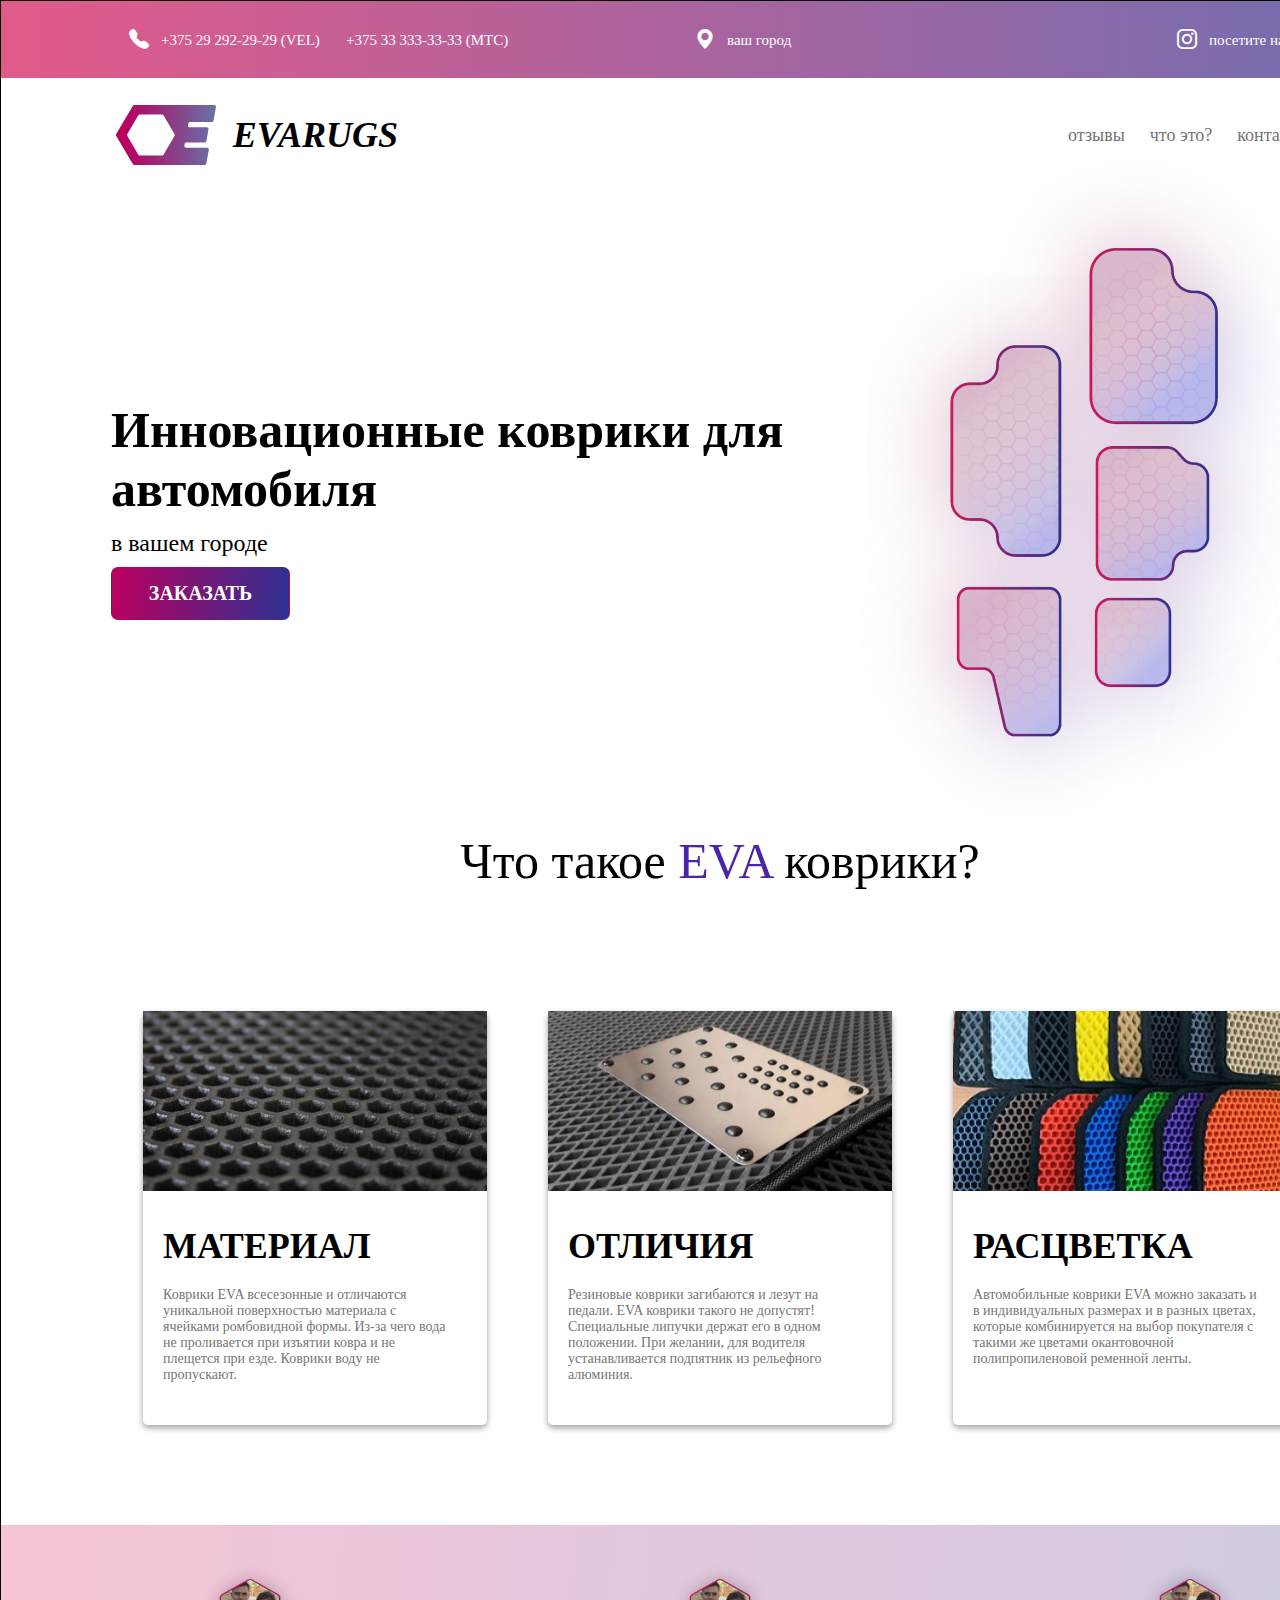
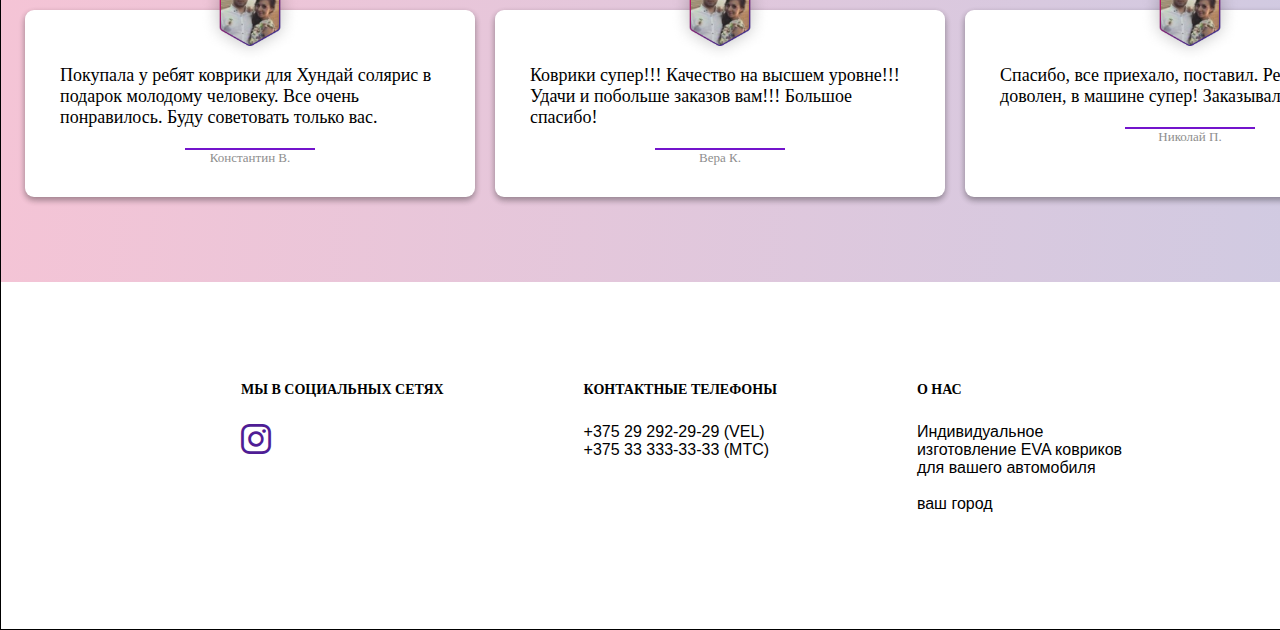
<file: index.html>
<!DOCTYPE html>
<html lang="en">

<head>
    <meta charset="UTF-8">
    <meta name="viewport" content="width=device-width, initial-scale=1.0">
    <title>Document</title>
    <link rel="stylesheet" href="./assets/css/style.css">
    <link rel="stylesheet" href="https://cdn.jsdelivr.net/npm/bootstrap-icons@1.11.3/font/bootstrap-icons.min.css">
</head>

<body>
    <div class="container me-0">
        <header class="header">
            <nav class="navbar">
                <a class="link_icon" href="tel:"><i class="bi bi-telephone-fill"></i></a>
                <a class="link" href="tel:+375 29 292-29-29 (VEL)">+375 29 292-29-29 (VEL)</a>
                <a class="link" href="tel:+375 33 333-33-33 (МТС)">+375 33 333-33-33 (МТС)</a>
            </nav>
            <div class="header_row">
                <i class="bi bi-geo-alt-fill icon"></i>
                <p class="vash">ваш город</p>
            </div>
            <div class="header_row_2">
                <i class="bi bi-instagram icon"></i>
                <p class="vash">посетите нашу
                    страницу</p>
            </div>
        </header>

        <!-- header tugadi -->

        <main class="main">
            <div class="main_group1">
                <img src="./assets/images/Vector.svg" alt="logo">
                <div class="main_group1_box">
                    <i class="EVARUGS">EVARUGS</i>
                    <div class="box_group">
                        <p class="kontakt">отзывы</p>
                        <p class="kontakt">что это?</p>
                        <p class="kontakt">контакты</p>
                    </div>
                </div>
            </div>
            <div class="main_group2">
                <div>
                    <h3 class="text">Инновационные коврики
                        для автомобиля</h3>
                    <p class="text_2">в вашем городе</p>
                    <a href="./assets/pages/input/index.html"><button class="btn">ЗАКАЗАТЬ</button></a>
                </div>
                <div>
                    <img class="img" src="./assets/images/коврф 1.png" alt="">
                </div>
            </div>
        </main>

        <!-- main tugadi -->

        <section class="section">
            <h2 class="такое">Что такое <span>EVA</span> коврики?</h2>
            <div class="section_group">
                <div class="card">
                    <img class="card_img" src="./assets/images/image00004 1.jpg" alt="">
                    <h3 class="card_text">МАТЕРИАЛ</h3>
                    <p class="card_text_2">Коврики EVA всесезонные и отличаются уникальной поверхностью материала с
                        ячейками ромбовидной
                        формы. Из-за чего вода не проливается при изъятии ковра и не плещется при езде. Коврики воду не
                        пропускают.</p>
                </div>
                <div class="card">
                    <img class="card_img" src="./assets/images/file 1.jpg" alt="">
                    <h3 class="card_text">ОТЛИЧИЯ</h3>
                    <p class="card_text_2">Резиновые коврики загибаются и лезут на педали. EVA коврики такого не
                        допустят! Специальные
                        липучки держат его в одном положении. При желании, для водителя устанавливается подпятник из
                        рельефного алюминия.</p>
                </div>
                <div class="card">
                    <img class="card_img" src="./assets/images/kov1-1-300x225 1.jpg" alt="">
                    <h3 class="card_text">РАСЦВЕТКА</h3>
                    <p class="card_text_2">Автомобильные коврики EVA можно заказать и в индивидуальных размерах и в
                        разных цветах, которые
                        комбинируется на выбор покупателя с такими же цветами окантовочной полипропиленовой ременной
                        ленты.</p>
                </div>
            </div>
        </section>

        <!-- section tugadi -->

        <section class="section_2">
            <div class="section_2_card">
                <img class="shestigran" src="./assets/images/Mask Group (1).png" alt="">
                <p class="vab">Покупала у ребят коврики для Хундай солярис в подарок молодому человеку. Все очень
                    понравилось. Буду
                    советовать только вас.</p>
                <p class="card-text">Константин В.</p>
            </div>
            <div class="section_2_card">
                <img class="shestigran" src="./assets/images/Mask Group (1).png" alt="">
                <p class="vab">Коврики супер!!! Качество на высшем уровне!!!
                    Удачи и побольше заказов вам!!! Большое спасибо!</p>
                <p class="card-text">Вера К.</p>
            </div>
            <div class="section_2_card">
                <img class="shestigran" src="./assets/images/Mask Group (1).png" alt="">
                <p class="vab">Спасибо, все приехало, поставил. Результатом доволен, в машине супер! Заказывал на
                    Ниссан.</p>
                <p class="card-text">Николай П.</p>
            </div>
        </section>

        <!-- section_2- tugadi -->

        <footer class="footer">
            <div>
                <h3 class="h3_text">МЫ В СОЦИАЛЬНЫХ СЕТЯХ</h3>
                <i class="bi bi-instagram icon_2"></i>
            </div>
            <div>
                <h3 class="h3_text">КОНТАКТНЫЕ ТЕЛЕФОНЫ</h3>
                <p class="p_text">+375 29 292-29-29 (VEL) <br>
                    +375 33 333-33-33 (МТС)</p>
            </div>
            <div>
                <h3 class="h3_text">О НАС</h3>
                <p class="p_text">Индивидуальное изготовление EVA ковриков для вашего автомобиля
                    <br><br>
                    ваш город
                </p>
            </div>
        </footer>
    </div>
    <script src="./assets/js/app.js"></script>
</body>

</html>
</file>
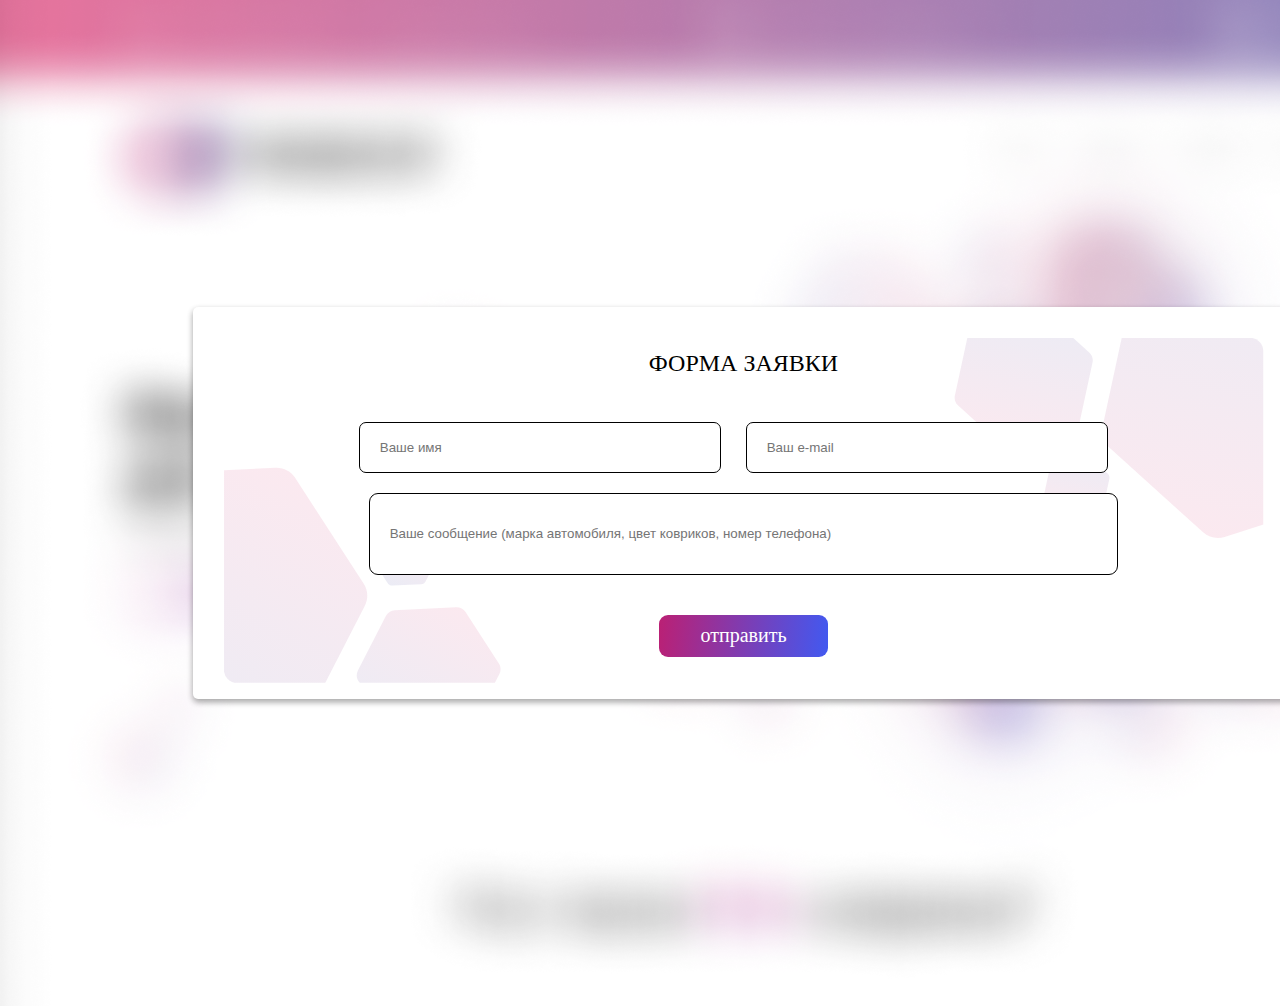
<file: assets/pages/input/index.html>
<!DOCTYPE html>
<html lang="en">

<head>
    <meta charset="UTF-8">
    <meta name="viewport" content="width=device-width, initial-scale=1.0">
    <title>pages</title>
    <link rel="stylesheet" href="./css/main.css">
</head>

<body>
    <div class="container">
        <form class="form">
            <h2 class="ФОРМА">ФОРМА ЗАЯВКИ</h2>
            <div>
                <input class="input" required type="text" placeholder="Ваше имя">
                <input class="input" required type="email" placeholder="Ваш e-mail">
            </div>
            <input class="input_text" required type="text" placeholder="Ваше сообщение (марка автомобиля, цвет ковриков, номер телефона)">
            <button class="btn">отправить</button>
        </form>
    </div>
</body>

</html>
</file>
<file: assets/css/style.css>
@charset "UTF-8";
* {
  margin: 0;
  padding: 0;
  box-sizing: border-box;
  font-family: sans-serif;
}

.container {
  width: 1440px;
  height: 2230px;
  margin: 0 auto;
  padding: 0px;
  border: 1px solid black;
}

.header {
  margin-bottom: 50px;
  display: flex;
  align-items: center;
  width: 1440px;
  height: 77px;
  background: linear-gradient(269.91deg, rgba(46, 49, 146, 0.7) 0%, rgba(212, 20, 90, 0.7) 98.16%);
}

.navbar {
  display: flex;
  align-items: center;
  gap: 12px;
  margin-left: 128px;
}

.link_icon {
  color: white;
  font-size: 20px;
  font-weight: 700;
}

.link {
  width: 173px;
  color: white;
  text-decoration: none;
  font-family: Roboto;
  font-size: 15px;
  font-weight: 500;
  line-height: 10px;
  letter-spacing: 0em;
}

.header_row {
  width: 338px;
  display: flex;
  align-items: center;
  justify-content: center;
  gap: 12px;
  margin-left: 176px;
}

.icon {
  color: white;
  font-size: 20px;
}

.header_row_2 {
  display: flex;
  align-items: center;
  justify-content: center;
  gap: 12px;
  margin-left: 144px;
}

.vash {
  width: 315px;
  color: white;
  font-family: Roboto;
  font-size: 15px;
  font-weight: 500;
  line-height: 10px;
  letter-spacing: 0em;
}

.main {
  margin-left: 80px;
  width: 1267px;
  height: 704px;
  display: flex;
  align-items: center;
  justify-content: center;
  flex-direction: column;
}

.main_group1 {
  display: flex;
  align-items: center;
  justify-content: center;
  gap: 12px;
}

.main_group1_box {
  width: 1085px;
  height: 42px;
  display: flex;
  align-items: center;
  justify-content: center;
  gap: 670px;
}

.box_group {
  display: flex;
  align-items: center;
  justify-content: center;
  gap: 25px;
}

.EVARUGS {
  font-family: Roboto;
  font-size: 36px;
  font-style: italic;
  font-weight: 900;
  line-height: 42px;
  letter-spacing: 0em;
}

.kontakt {
  font-family: Roboto;
  font-size: 18px;
  font-weight: 300;
  line-height: 21px;
  letter-spacing: 0em;
  text-align: center;
  color: #737373;
}

.main_group2 {
  display: flex;
  align-items: center;
  margin-left: 30px;
}

.text {
  font-family: Roboto;
  font-size: 50px;
  font-weight: 900;
  line-height: 59px;
  letter-spacing: 0em;
  text-align: left;
  color: #000000;
  margin-bottom: 10px;
}

.text_2 {
  font-family: Roboto;
  font-size: 24px;
  font-weight: 300;
  line-height: 28px;
  letter-spacing: 0em;
  text-align: left;
}

.btn {
  width: 179px;
  height: 53px;
  border-radius: 7px;
  border: 1px solid transparent;
  background: linear-gradient(95.2deg, #B90160 2.23%, #2E3192 99.51%);
  font-family: Roboto;
  font-size: 20px;
  font-weight: 900;
  line-height: 23px;
  letter-spacing: 0em;
  text-align: center;
  color: #FFFFFF;
  cursor: pointer;
  transition: 3s;
  margin-top: 10px;
}
.btn:hover {
  transition: 0.5s;
  color: #2E3192;
  background: none;
  border: 3px solid #2E3192;
}

.img {
  width: 533px;
  height: 686px;
}

.section {
  display: flex;
  align-items: center;
  justify-content: center;
  flex-direction: column;
  gap: 120px;
}

.такое {
  font-family: Roboto;
  font-size: 50px;
  font-weight: 400;
  line-height: 59px;
  letter-spacing: 0em;
  text-align: center;
  color: black;
}

span {
  font-family: Roboto;
  font-size: 50px;
  font-weight: 400;
  line-height: 59px;
  letter-spacing: 0em;
  text-align: center;
  color: rgb(76, 36, 169);
}

.card {
  width: 344px;
  height: 414px;
  border-radius: 5px;
  background: white;
  box-shadow: rgba(0, 0, 0, 0.16) 0px 3px 6px, rgba(0, 0, 0, 0.23) 0px 3px 6px;
}

.card_img {
  width: 344px;
  height: 180px;
}

.card_text {
  font-family: Roboto;
  font-size: 36px;
  font-weight: 700;
  line-height: 42px;
  letter-spacing: 0em;
  text-align: left;
  margin-left: 20px;
  margin-top: 30px;
}

.card_text_2 {
  width: 289px;
  font-family: Roboto;
  font-size: 14px;
  font-weight: 300;
  line-height: 16px;
  letter-spacing: 0em;
  text-align: left;
  color: #767676;
  margin-left: 20px;
  margin-top: 20px;
}

.section_group {
  display: flex;
  align-items: center;
  gap: 61px;
}

.section_2 {
  width: 1440px;
  height: 357px;
  background: linear-gradient(94.31deg, rgba(212, 20, 90, 0.25) 0.96%, rgba(46, 49, 146, 0.25) 104.83%);
  display: flex;
  align-items: center;
  padding: 0px 24px;
  gap: 20px;
  margin-top: 100px;
}

.section_2_card {
  width: 450px;
  height: 187px;
  border-radius: 9px;
  background: #FFFFFF;
  display: flex;
  align-items: center;
  flex-direction: column;
  box-shadow: rgba(0, 0, 0, 0.16) 0px 3px 6px, rgba(0, 0, 0, 0.23) 0px 3px 6px;
}

.shestigran {
  width: 100px;
  height: 105px;
  margin-top: -50px;
}

.vab {
  width: 380px;
  font-family: Roboto;
  font-size: 18px;
  font-weight: 300;
  line-height: 21px;
  letter-spacing: 0em;
  margin-bottom: 20px;
}

.card-text {
  width: 130px;
  height: 30px;
  font-family: Roboto;
  font-size: 13px;
  font-weight: 300;
  line-height: 15px;
  letter-spacing: 0em;
  text-align: center;
  color: #8E8E8E;
  border-top: 2px solid #7314cc;
}

.footer {
  width: 1440px;
  height: 165px;
  display: flex;
  margin-left: 240px;
  margin-top: 100px;
  gap: 140px;
}

.h3_text {
  font-family: Roboto;
  font-size: 14px;
  font-weight: 700;
  line-height: 16px;
  letter-spacing: 0em;
  text-align: left;
  color: #000000;
  margin-bottom: 25px;
}

.p_text {
  max-width: 224px;
  height: 91px;
}

.icon_2 {
  font-size: 30px;
  color: #4f1d95;
}/*# sourceMappingURL=style.css.map */
</file>
<file: assets/pages/input/css/main.css>
@charset "UTF-8";
* {
  margin: 0;
  padding: 0;
  box-sizing: border-box;
  font-family: sans-serif;
}

.container {
  width: 1487px;
  height: 1006px;
  display: flex;
  align-items: center;
  background-image: url(../images/Rectangle\ 18.png);
  justify-content: center;
}

.form {
  box-shadow: rgba(0, 0, 0, 0.16) 0px 3px 6px, rgba(0, 0, 0, 0.23) 0px 3px 6px;
  background-color: white;
  display: flex;
  align-items: center;
  justify-content: center;
  flex-direction: column;
  border-radius: 5px;
  width: 1100.27px;
  height: 392.18px;
  background-image: url(../images/Mask\ Group.svg);
  background-size: cover;
}

.ФОРМА {
  font-family: Roboto;
  font-size: 24px;
  font-weight: 500;
  line-height: 28px;
  letter-spacing: 0em;
  text-align: center;
  margin-bottom: 45px;
}

.input {
  width: 362.49px;
  height: 50.72px;
  text-indent: 20px;
  border-radius: 7px;
  border: 1px solid black;
  margin-right: 20px;
  margin-bottom: 20px;
}

.input_text {
  width: 749.73px;
  height: 81.65px;
  border-radius: 9px;
  border: 1px solid black;
  text-indent: 20px;
}

.btn {
  width: 169.49px;
  height: 42.06px;
  border-radius: 9px;
  background: linear-gradient(96.12deg, #D4145A -21.03%, #3D5BF5 103.56%);
  font-family: Roboto;
  font-size: 20px;
  font-weight: 400;
  line-height: 23px;
  letter-spacing: 0em;
  text-align: center;
  color: #FFFFFF;
  border: transparent;
  margin-top: 40px;
}/*# sourceMappingURL=main.css.map */
</file>
